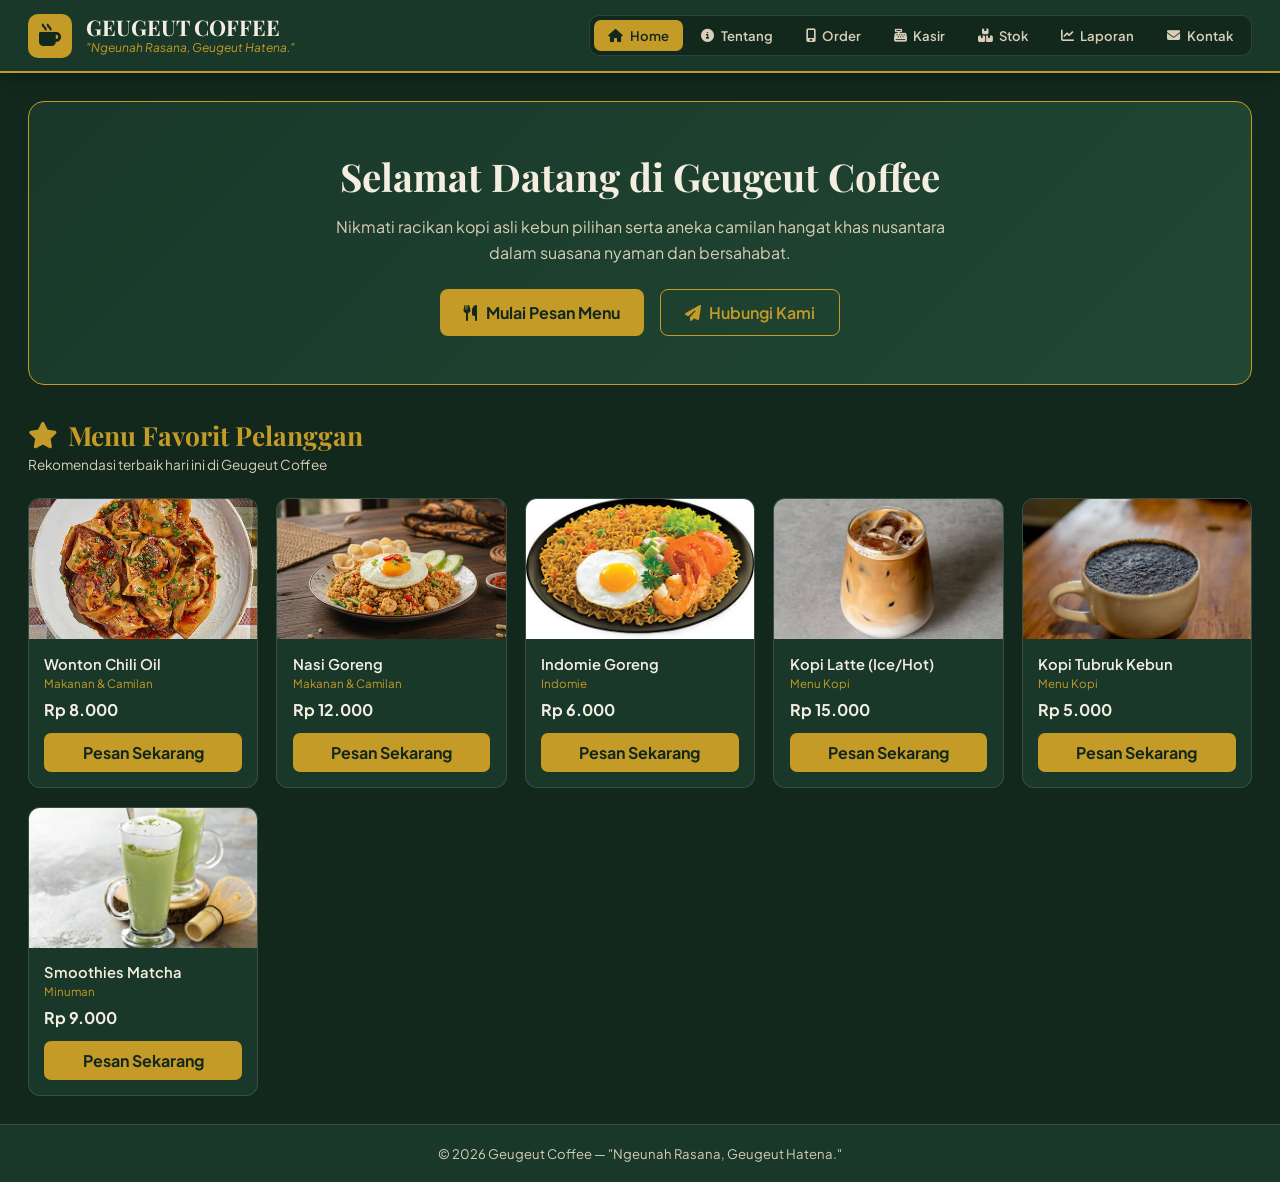
<file: Index.html>
<!DOCTYPE html>
<html lang="id">
<head>
  <meta charset="UTF-8">
  <meta name="viewport" content="width=device-width, initial-scale=1.0">
  <title>Geugeut Coffee - Home Page</title>
  <link href="https://fonts.googleapis.com/css2?family=Playfair+Display:ital,wght@0,600;0,800;1,400&family=Plus+Jakarta+Sans:wght@400;500;600;700&display=swap" rel="stylesheet">
  <link rel="stylesheet" href="https://cdnjs.cloudflare.com/ajax/libs/font-awesome/6.4.0/css/all.min.css">
  <link rel="stylesheet" href="style.css">
</head>
<body>

  <header class="faizal_app-header">
    <div class="faizal_brand-wrapper">
      <div class="faizal_logo-box"><i class="fa-solid fa-mug-hot"></i></div>
      <div>
        <h1 class="faizal_brand-title">GEUGEUT COFFEE</h1>
        <p class="faizal_brand-tagline">"Ngeunah Rasana, Geugeut Hatena."</p>
      </div>
    </div>
    <nav class="faizal_nav-tabs">
      <a href="index.html" class="faizal_nav-link active"><i class="fa-solid fa-house"></i> Home</a>
      <a href="about.html" class="faizal_nav-link"><i class="fa-solid fa-circle-info"></i> Tentang</a>
      <a href="order.html" class="faizal_nav-link"><i class="fa-solid fa-mobile-screen"></i> Order</a>
      <a href="pos.html" class="faizal_nav-link"><i class="fa-solid fa-cash-register"></i> Kasir</a>
      <a href="inventory.html" class="faizal_nav-link"><i class="fa-solid fa-boxes-stacked"></i> Stok</a>
      <a href="reports.html" class="faizal_nav-link"><i class="fa-solid fa-chart-line"></i> Laporan</a>
      <a href="contact.html" class="faizal_nav-link"><i class="fa-solid fa-envelope"></i> Kontak</a>
    </nav>
  </header>

  <main class="faizal_app-container">
    <section class="faizal_hero-banner">
      <h1>Selamat Datang di Geugeut Coffee</h1>
      <p>Nikmati racikan kopi asli kebun pilihan serta aneka camilan hangat khas nusantara dalam suasana nyaman dan bersahabat.</p>
      <div class="faizal_hero-actions">
        <a href="order.html" class="faizal_btn-primary"><i class="fa-solid fa-utensils"></i> Mulai Pesan Menu</a>
        <a href="contact.html" class="faizal_btn-outline"><i class="fa-solid fa-paper-plane"></i> Hubungi Kami</a>
      </div>
    </section>

    <div class="faizal_section-header">
      <h2><i class="fa-solid fa-star"></i> Menu Favorit Pelanggan</h2>
      <span class="faizal_sub-label">Rekomendasi terbaik hari ini di Geugeut Coffee</span>
    </div>
    <div class="faizal_product-grid" id="featured-grid"></div>
  </main>

  <footer class="faizal_app-footer">
    &copy; 2026 Geugeut Coffee — "Ngeunah Rasana, Geugeut Hatena."
  </footer>

  <script src="script.js"></script>
</body>
</html>
</file>
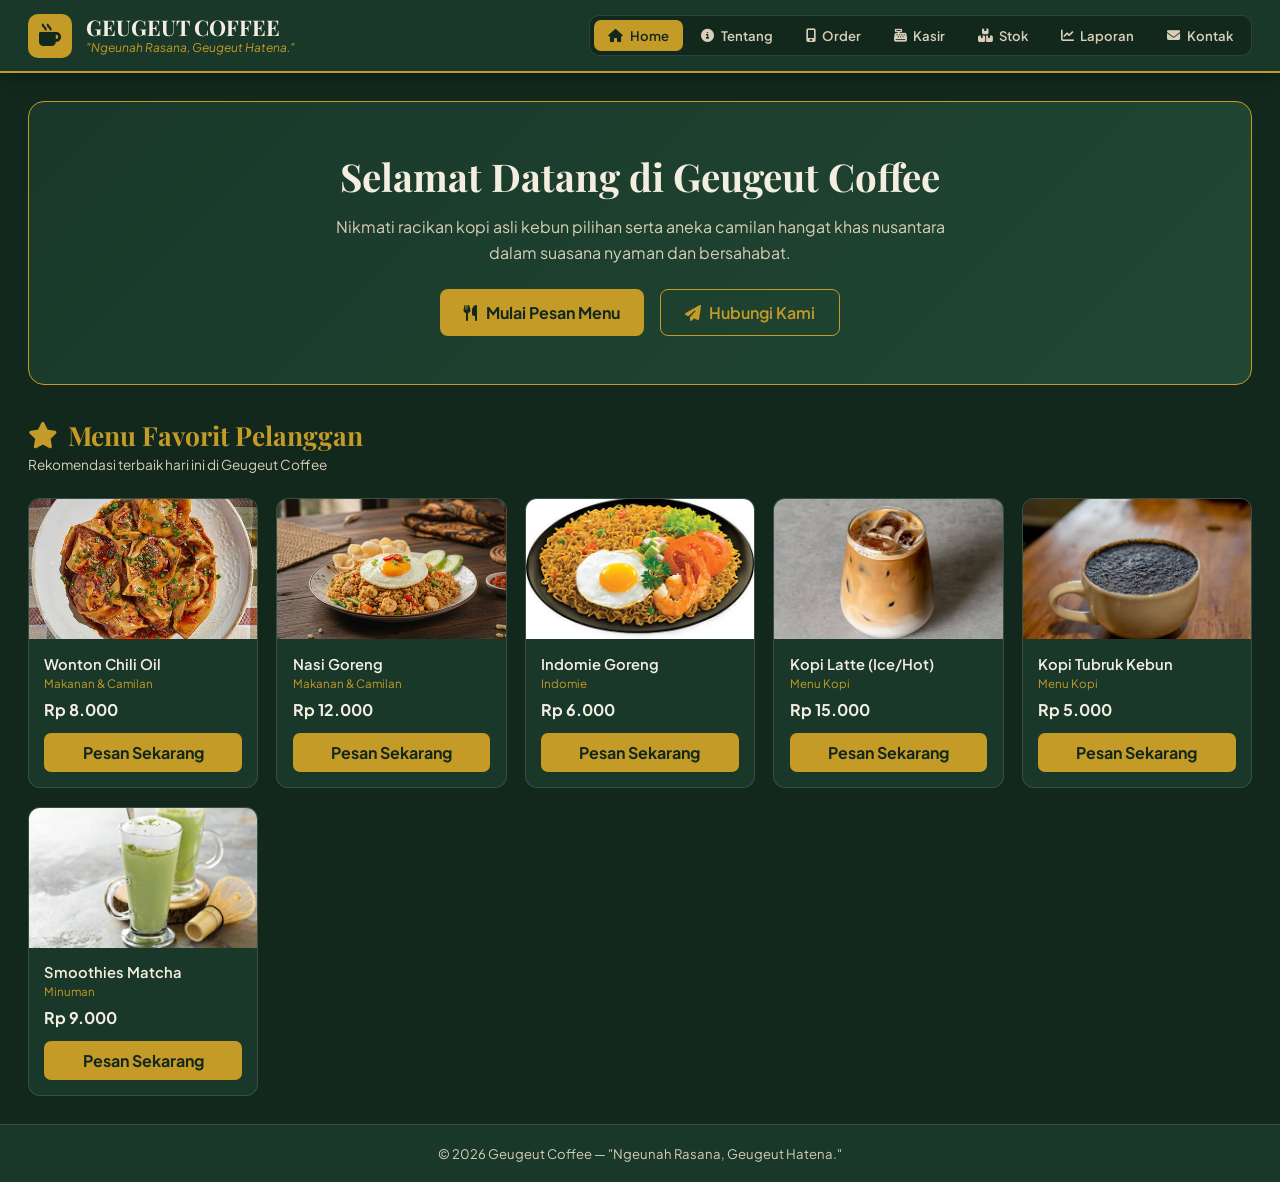
<file: index.html>
<!DOCTYPE html>
<html lang="id">
<head>
  <meta charset="UTF-8">
  <meta name="viewport" content="width=device-width, initial-scale=1.0">
  <title>Geugeut Coffee - Home Page</title>
  <link href="https://fonts.googleapis.com/css2?family=Playfair+Display:ital,wght@0,600;0,800;1,400&family=Plus+Jakarta+Sans:wght@400;500;600;700&display=swap" rel="stylesheet">
  <link rel="stylesheet" href="https://cdnjs.cloudflare.com/ajax/libs/font-awesome/6.4.0/css/all.min.css">
  <link rel="stylesheet" href="style.css">
</head>
<body>

  <header class="faizal_app-header">
    <div class="faizal_brand-wrapper">
      <div class="faizal_logo-box"><i class="fa-solid fa-mug-hot"></i></div>
      <div>
        <h1 class="faizal_brand-title">GEUGEUT COFFEE</h1>
        <p class="faizal_brand-tagline">"Ngeunah Rasana, Geugeut Hatena."</p>
      </div>
    </div>
    <nav class="faizal_nav-tabs">
      <a href="index.html" class="faizal_nav-link active"><i class="fa-solid fa-house"></i> Home</a>
      <a href="about.html" class="faizal_nav-link"><i class="fa-solid fa-circle-info"></i> Tentang</a>
      <a href="order.html" class="faizal_nav-link"><i class="fa-solid fa-mobile-screen"></i> Order</a>
      <a href="pos.html" class="faizal_nav-link"><i class="fa-solid fa-cash-register"></i> Kasir</a>
      <a href="inventory.html" class="faizal_nav-link"><i class="fa-solid fa-boxes-stacked"></i> Stok</a>
      <a href="reports.html" class="faizal_nav-link"><i class="fa-solid fa-chart-line"></i> Laporan</a>
      <a href="contact.html" class="faizal_nav-link"><i class="fa-solid fa-envelope"></i> Kontak</a>
    </nav>
  </header>

  <main class="faizal_app-container">
    <section class="faizal_hero-banner">
      <h1>Selamat Datang di Geugeut Coffee</h1>
      <p>Nikmati racikan kopi asli kebun pilihan serta aneka camilan hangat khas nusantara dalam suasana nyaman dan bersahabat.</p>
      <div class="faizal_hero-actions">
        <a href="order.html" class="faizal_btn-primary"><i class="fa-solid fa-utensils"></i> Mulai Pesan Menu</a>
        <a href="contact.html" class="faizal_btn-outline"><i class="fa-solid fa-paper-plane"></i> Hubungi Kami</a>
      </div>
    </section>

    <div class="faizal_section-header">
      <h2><i class="fa-solid fa-star"></i> Menu Favorit Pelanggan</h2>
      <span class="faizal_sub-label">Rekomendasi terbaik hari ini di Geugeut Coffee</span>
    </div>
    <div class="faizal_product-grid" id="featured-grid"></div>
  </main>

  <footer class="faizal_app-footer">
    &copy; 2026 Geugeut Coffee — "Ngeunah Rasana, Geugeut Hatena."
  </footer>

  <script src="script.js"></script>
</body>
</html>
</file>
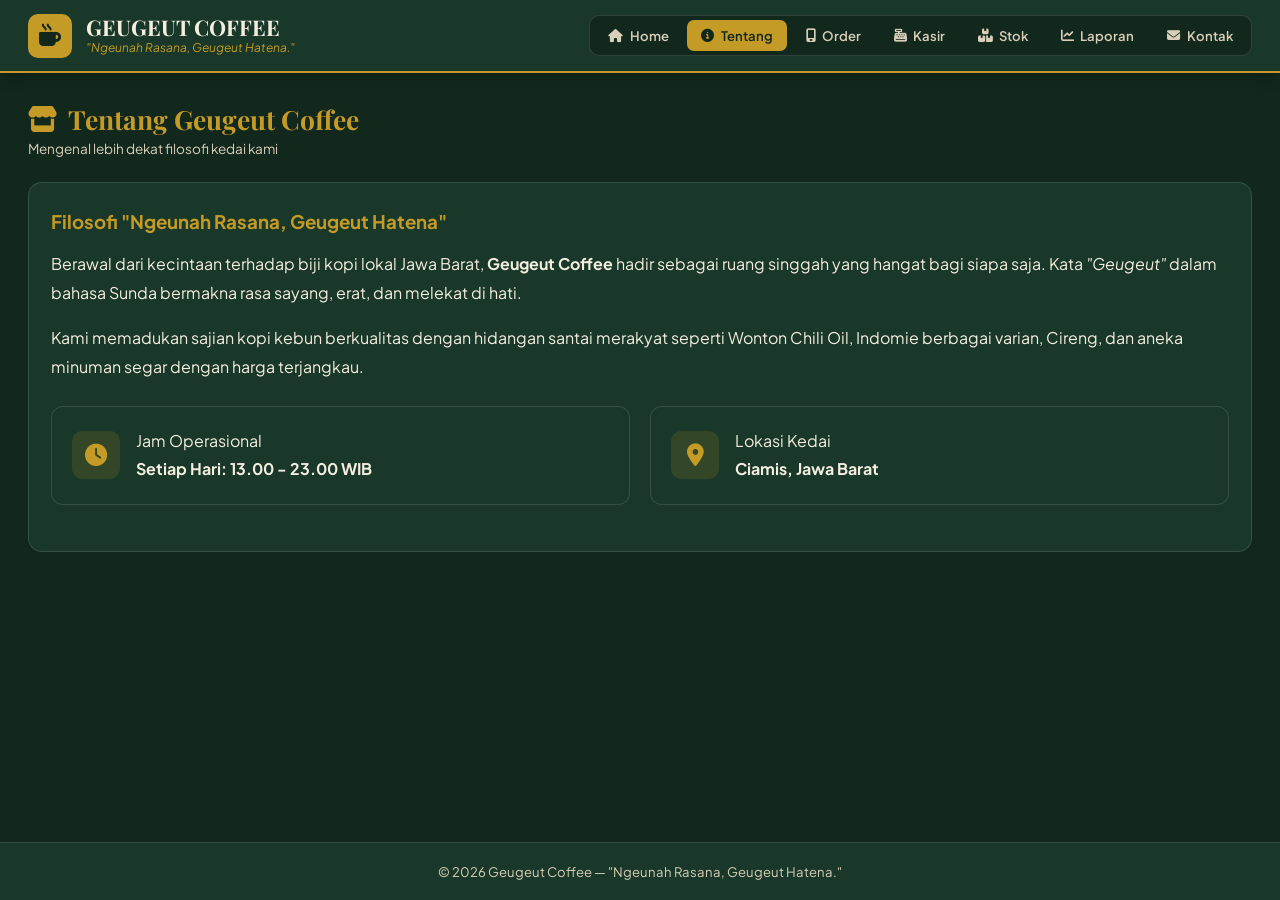
<file: about.html>
<!DOCTYPE html>
<html lang="id">
<head>
  <meta charset="UTF-8">
  <meta name="viewport" content="width=device-width, initial-scale=1.0">
  <title>Tentang Kami - Geugeut Coffee</title>
  <link href="https://fonts.googleapis.com/css2?family=Playfair+Display:ital,wght@0,600;0,800;1,400&family=Plus+Jakarta+Sans:wght@400;500;600;700&display=swap" rel="stylesheet">
  <link rel="stylesheet" href="https://cdnjs.cloudflare.com/ajax/libs/font-awesome/6.4.0/css/all.min.css">
  <link rel="stylesheet" href="style.css">
</head>
<body>

  <header class="faizal_app-header">
    <div class="faizal_brand-wrapper">
      <div class="faizal_logo-box"><i class="fa-solid fa-mug-hot"></i></div>
      <div>
        <h1 class="faizal_brand-title">GEUGEUT COFFEE</h1>
        <p class="faizal_brand-tagline">"Ngeunah Rasana, Geugeut Hatena."</p>
      </div>
    </div>
    <nav class="faizal_nav-tabs">
      <a href="index.html" class="faizal_nav-link"><i class="fa-solid fa-house"></i> Home</a>
      <a href="about.html" class="faizal_nav-link active"><i class="fa-solid fa-circle-info"></i> Tentang</a>
      <a href="order.html" class="faizal_nav-link"><i class="fa-solid fa-mobile-screen"></i> Order</a>
      <a href="pos.html" class="faizal_nav-link"><i class="fa-solid fa-cash-register"></i> Kasir</a>
      <a href="inventory.html" class="faizal_nav-link"><i class="fa-solid fa-boxes-stacked"></i> Stok</a>
      <a href="reports.html" class="faizal_nav-link"><i class="fa-solid fa-chart-line"></i> Laporan</a>
      <a href="contact.html" class="faizal_nav-link"><i class="fa-solid fa-envelope"></i> Kontak</a>
    </nav>
  </header>

  <main class="faizal_app-container">
    <div class="faizal_section-header">
      <h2><i class="fa-solid fa-store"></i> Tentang Geugeut Coffee</h2>
      <span class="faizal_sub-label">Mengenal lebih dekat filosofi kedai kami</span>
    </div>

    <div class="faizal_card-panel" style="line-height: 1.8;">
      <h3 style="color: var(--accent-gold); margin-bottom: 0.75rem;">Filosofi "Ngeunah Rasana, Geugeut Hatena"</h3>
      <p style="margin-bottom: 1rem;">
        Berawal dari kecintaan terhadap biji kopi lokal Jawa Barat, <strong>Geugeut Coffee</strong> hadir sebagai ruang singgah yang hangat bagi siapa saja. Kata <em>"Geugeut"</em> dalam bahasa Sunda bermakna rasa sayang, erat, dan melekat di hati.
      </p>
      <p style="margin-bottom: 1.5rem;">
        Kami memadukan sajian kopi kebun berkualitas dengan hidangan santai merakyat seperti Wonton Chili Oil, Indomie berbagai varian, Cireng, dan aneka minuman segar dengan harga terjangkau.
      </p>

      <div class="faizal_metrics-row">
        <div class="faizal_stat-card">
          <div class="faizal_stat-icon"><i class="fa-solid fa-clock"></i></div>
          <div><div class="faizal_stat-title">Jam Operasional</div><strong>Setiap Hari: 13.00 - 23.00 WIB</strong></div>
        </div>
        <div class="faizal_stat-card">
          <div class="faizal_stat-icon"><i class="fa-solid fa-location-dot"></i></div>
          <div><div class="faizal_stat-title">Lokasi Kedai</div><strong>Ciamis, Jawa Barat</strong></div>
        </div>
      </div>
    </div>
  </main>

<!-- MODAL STRUK DIGITAL (ORDER PELANGGAN) -->
  <div class="faizal_modal-backdrop" id="receiptModal">
    <div class="faizal_modal-card">
      <div style="text-align:center;">
        <h2 style="font-size:1.15rem;">GEUGEUT COFFEE</h2>
        <p style="font-size:0.7rem;">"Ngeunah Rasana, Geugeut Hatena."</p>
        <span style="display:block;margin:0.35rem 0;">----------------------------------</span>
      </div>
      <div id="receiptMeta" style="font-size:0.8rem;"></div>
      <span style="display:block;margin:0.35rem 0;">----------------------------------</span>
      <div id="receiptItems"></div>
      <span style="display:block;margin:0.35rem 0;">----------------------------------</span>
      <div style="display:flex;justify-content:space-between;font-size:0.9rem;"><span>TOTAL:</span><strong id="receiptTotalVal">Rp 0</strong></div>
      <div style="display:flex;justify-content:space-between;font-size:0.85rem;"><span>Metode:</span><span id="receiptMethodVal">QRIS (Self-Order)</span></div>
      <span style="display:block;margin:0.35rem 0;">----------------------------------</span>
      <p style="text-align:center;font-size:0.75rem;">Tunjukkan struk ini ke Kasir!</p>
      <button onclick="faizal_closeModal()" style="width:100%;margin-top:1rem;padding:0.6rem;background:#222;color:#fff;border:none;border-radius:4px;cursor:pointer;">Tutup Struk</button>
    </div>
  </div>

  <footer class="faizal_app-footer">
    &copy; 2026 Geugeut Coffee — "Ngeunah Rasana, Geugeut Hatena."
  </footer>

</body>
</html>
</file>
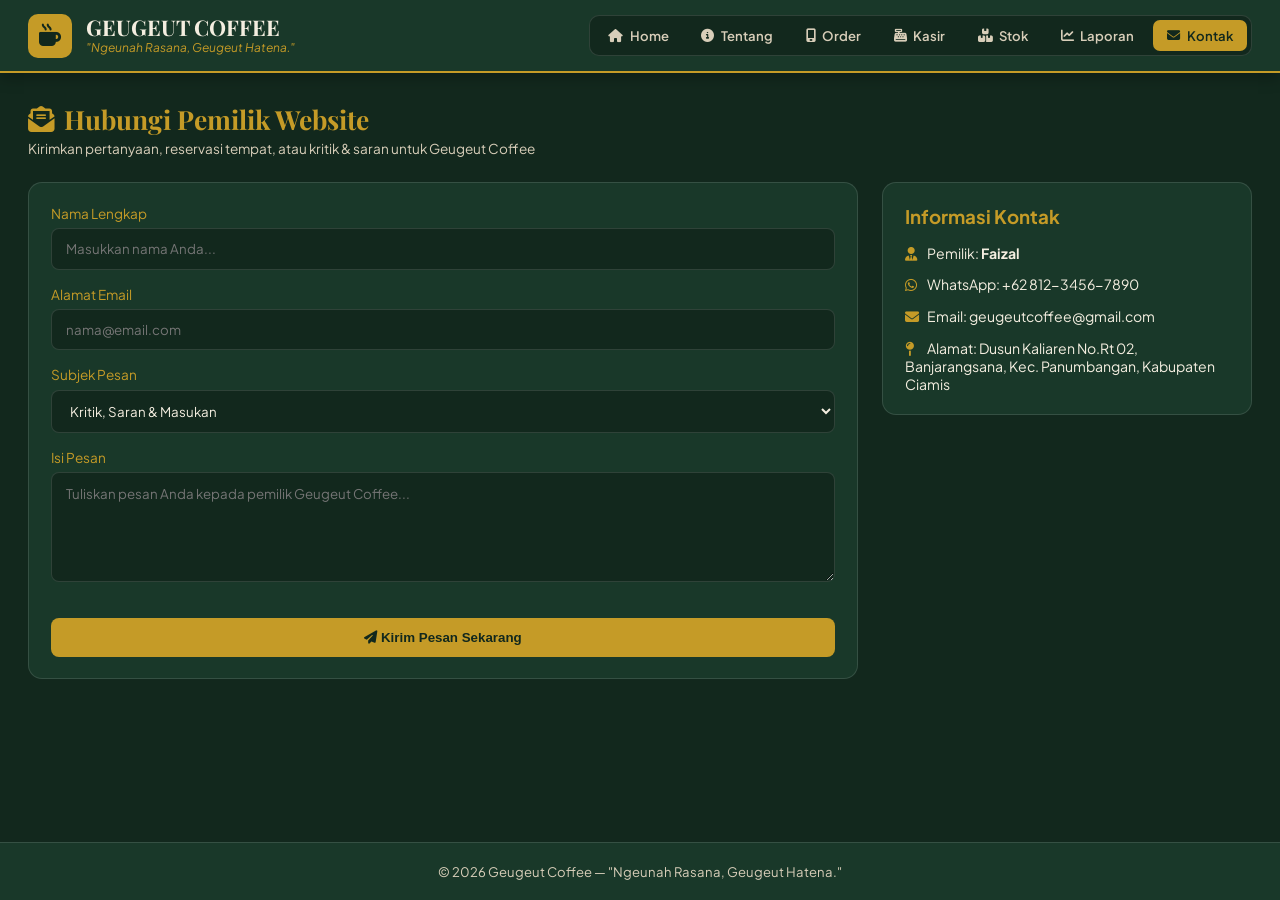
<file: contact.html>
<!DOCTYPE html>
<html lang="id">
<head>
  <meta charset="UTF-8">
  <meta name="viewport" content="width=device-width, initial-scale=1.0">
  <title>Kontak Kami - Geugeut Coffee</title>
  <link href="https://fonts.googleapis.com/css2?family=Playfair+Display:ital,wght@0,600;0,800;1,400&family=Plus+Jakarta+Sans:wght@400;500;600;700&display=swap" rel="stylesheet">
  <link rel="stylesheet" href="https://cdnjs.cloudflare.com/ajax/libs/font-awesome/6.4.0/css/all.min.css">
  <link rel="stylesheet" href="style.css">
</head>
<body>

  <header class="faizal_app-header">
    <div class="faizal_brand-wrapper">
      <div class="faizal_logo-box"><i class="fa-solid fa-mug-hot"></i></div>
      <div>
        <h1 class="faizal_brand-title">GEUGEUT COFFEE</h1>
        <p class="faizal_brand-tagline">"Ngeunah Rasana, Geugeut Hatena."</p>
      </div>
    </div>
    <nav class="faizal_nav-tabs">
      <a href="index.html" class="faizal_nav-link"><i class="fa-solid fa-house"></i> Home</a>
      <a href="about.html" class="faizal_nav-link"><i class="fa-solid fa-circle-info"></i> Tentang</a>
      <a href="order.html" class="faizal_nav-link"><i class="fa-solid fa-mobile-screen"></i> Order</a>
      <a href="pos.html" class="faizal_nav-link"><i class="fa-solid fa-cash-register"></i> Kasir</a>
      <a href="inventory.html" class="faizal_nav-link"><i class="fa-solid fa-boxes-stacked"></i> Stok</a>
      <a href="reports.html" class="faizal_nav-link"><i class="fa-solid fa-chart-line"></i> Laporan</a>
      <a href="contact.html" class="faizal_nav-link active"><i class="fa-solid fa-envelope"></i> Kontak</a>
    </nav>
  </header>

  <main class="faizal_app-container">
    <div class="faizal_section-header">
      <h2><i class="fa-solid fa-envelope-open-text"></i> Hubungi Pemilik Website</h2>
      <span class="faizal_sub-label">Kirimkan pertanyaan, reservasi tempat, atau kritik & saran untuk Geugeut Coffee</span>
    </div>

    <div class="faizal_view-layout">
      <!-- FORM INPUT KIRIM PESAN -->
      <div class="faizal_card-panel">
        <form onsubmit="faizal_submitContactForm(event)">
          <div class="faizal_form-group">
            <label for="contactName">Nama Lengkap</label>
            <input type="text" id="contactName" class="faizal_form-control" placeholder="Masukkan nama Anda..." required>
          </div>
          <div class="faizal_form-group">
            <label for="contactEmail">Alamat Email</label>
            <input type="email" id="contactEmail" class="faizal_form-control" placeholder="nama@email.com" required>
          </div>
          <div class="faizal_form-group">
            <label for="contactSubject">Subjek Pesan</label>
            <select id="contactSubject" class="faizal_form-control">
              <option value="Saran & Masukan">Kritik, Saran & Masukan</option>
              <option value="Reservasi Meja">Reservasi Meja / Acara</option>
              <option value="Kerja Sama">Kerja Sama / Kemitraan</option>
            </select>
          </div>
          <div class="faizal_form-group">
            <label for="contactMessage">Isi Pesan</label>
            <textarea id="contactMessage" rows="5" class="faizal_form-control" placeholder="Tuliskan pesan Anda kepada pemilik Geugeut Coffee..." required></textarea>
          </div>
          <button type="submit" class="faizal_btn-checkout">
            <i class="fa-solid fa-paper-plane"></i> Kirim Pesan Sekarang
          </button>
        </form>
      </div>

      <!-- INFO KONTAK KEDAI -->
      <aside class="faizal_card-panel" style="height: fit-content;">
        <h3 style="color: var(--accent-gold); margin-bottom: 1rem;">Informasi Kontak</h3>
        <p style="font-size: 0.88rem; margin-bottom: 0.85rem;"><i class="fa-solid fa-user-tie" style="color: var(--accent-gold); width: 20px;"></i> Pemilik: <strong>Faizal</strong></p>
        <p style="font-size: 0.88rem; margin-bottom: 0.85rem;"><i class="fa-brands fa-whatsapp" style="color: var(--accent-gold); width: 20px;"></i> WhatsApp: +62 812-3456-7890</p>
        <p style="font-size: 0.88rem; margin-bottom: 0.85rem;"><i class="fa-solid fa-envelope" style="color: var(--accent-gold); width: 20px;"></i> Email: geugeutcoffee@gmail.com</p>
        <p style="font-size: 0.88rem;"><i class="fa-solid fa-map-pin" style="color: var(--accent-gold); width: 20px;"></i> Alamat: Dusun Kaliaren No.Rt 02, Banjarangsana, Kec. Panumbangan, Kabupaten Ciamis</p>
      </aside>
    </div>
  </main>

  <footer class="faizal_app-footer">
    &copy; 2026 Geugeut Coffee — "Ngeunah Rasana, Geugeut Hatena."
  </footer>

  <script src="script.js"></script>
</body>
</html>
</file>
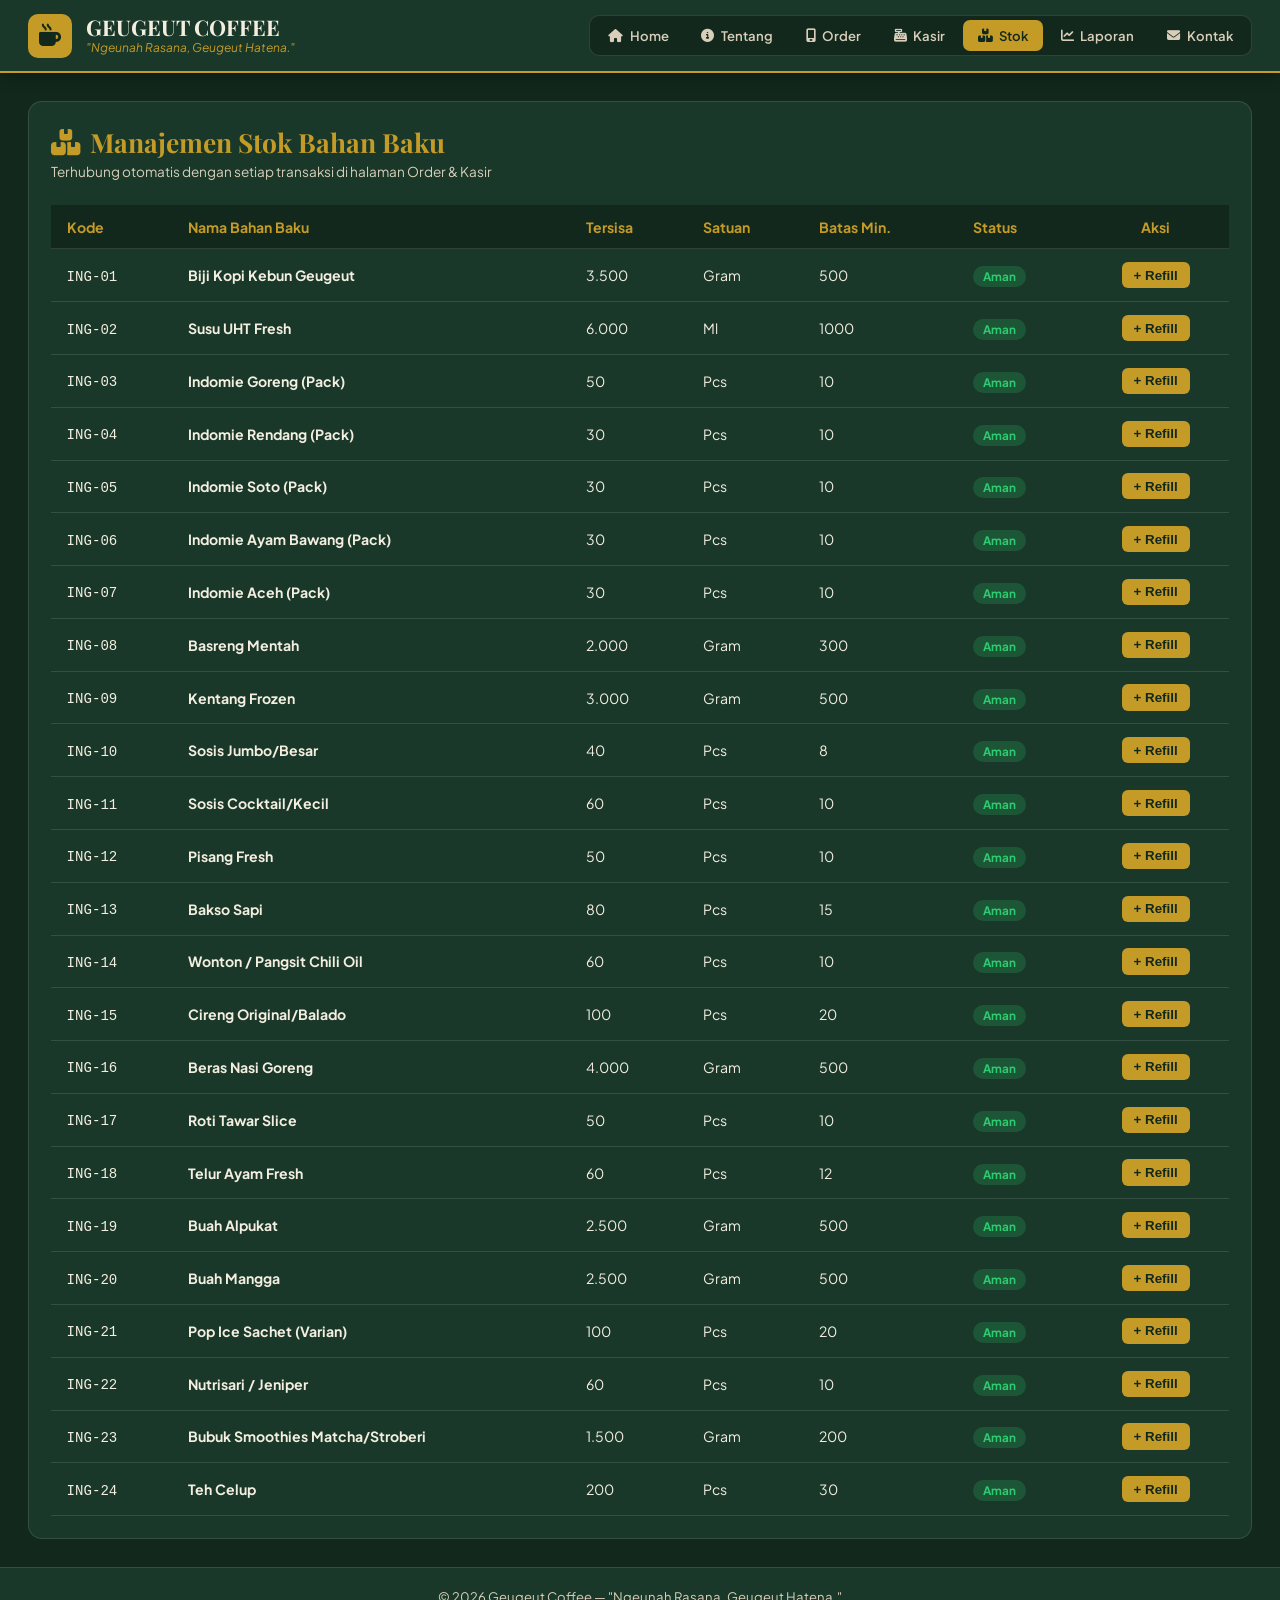
<file: inventory.html>
<!DOCTYPE html>
<html lang="id">
<head>
  <meta charset="UTF-8">
  <meta name="viewport" content="width=device-width, initial-scale=1.0">
  <title>Stok Bahan - Geugeut Coffee</title>
  <link href="https://fonts.googleapis.com/css2?family=Playfair+Display:ital,wght@0,600;0,800;1,400&family=Plus+Jakarta+Sans:wght@400;500;600;700&display=swap" rel="stylesheet">
  <link rel="stylesheet" href="https://cdnjs.cloudflare.com/ajax/libs/font-awesome/6.4.0/css/all.min.css">
  <link rel="stylesheet" href="style.css">
</head>
<body>

  <header class="faizal_app-header">
    <div class="faizal_brand-wrapper">
      <div class="faizal_logo-box"><i class="fa-solid fa-mug-hot"></i></div>
      <div>
        <h1 class="faizal_brand-title">GEUGEUT COFFEE</h1>
        <p class="faizal_brand-tagline">"Ngeunah Rasana, Geugeut Hatena."</p>
      </div>
    </div>
    <nav class="faizal_nav-tabs">
      <a href="index.html" class="faizal_nav-link"><i class="fa-solid fa-house"></i> Home</a>
      <a href="about.html" class="faizal_nav-link"><i class="fa-solid fa-circle-info"></i> Tentang</a>
      <a href="order.html" class="faizal_nav-link"><i class="fa-solid fa-mobile-screen"></i> Order</a>
      <a href="pos.html" class="faizal_nav-link"><i class="fa-solid fa-cash-register"></i> Kasir</a>
      <a href="inventory.html" class="faizal_nav-link active"><i class="fa-solid fa-boxes-stacked"></i> Stok</a>
      <a href="reports.html" class="faizal_nav-link"><i class="fa-solid fa-chart-line"></i> Laporan</a>
      <a href="contact.html" class="faizal_nav-link"><i class="fa-solid fa-envelope"></i> Kontak</a>
    </nav>
  </header>

  <main class="faizal_app-container">
    <div class="faizal_card-panel">
      <div class="faizal_section-header">
        <h2><i class="fa-solid fa-boxes-stacked"></i> Manajemen Stok Bahan Baku</h2>
        <span class="faizal_sub-label">Terhubung otomatis dengan setiap transaksi di halaman Order & Kasir</span>
      </div>
      <div class="faizal_table-responsive">
        <table class="faizal_data-table">
          <thead>
            <tr>
              <th>Kode</th>
              <th>Nama Bahan Baku</th>
              <th>Tersisa</th>
              <th>Satuan</th>
              <th>Batas Min.</th>
              <th>Status</th>
              <th style="text-align:center;">Aksi</th>
            </tr>
          </thead>
          <tbody id="inventoryTableBody"></tbody>
        </table>
      </div>
    </div>
  </main>

  <footer class="faizal_app-footer">
    &copy; 2026 Geugeut Coffee — "Ngeunah Rasana, Geugeut Hatena."
  </footer>

  <script src="script.js"></script>
</body>
</html>
</file>
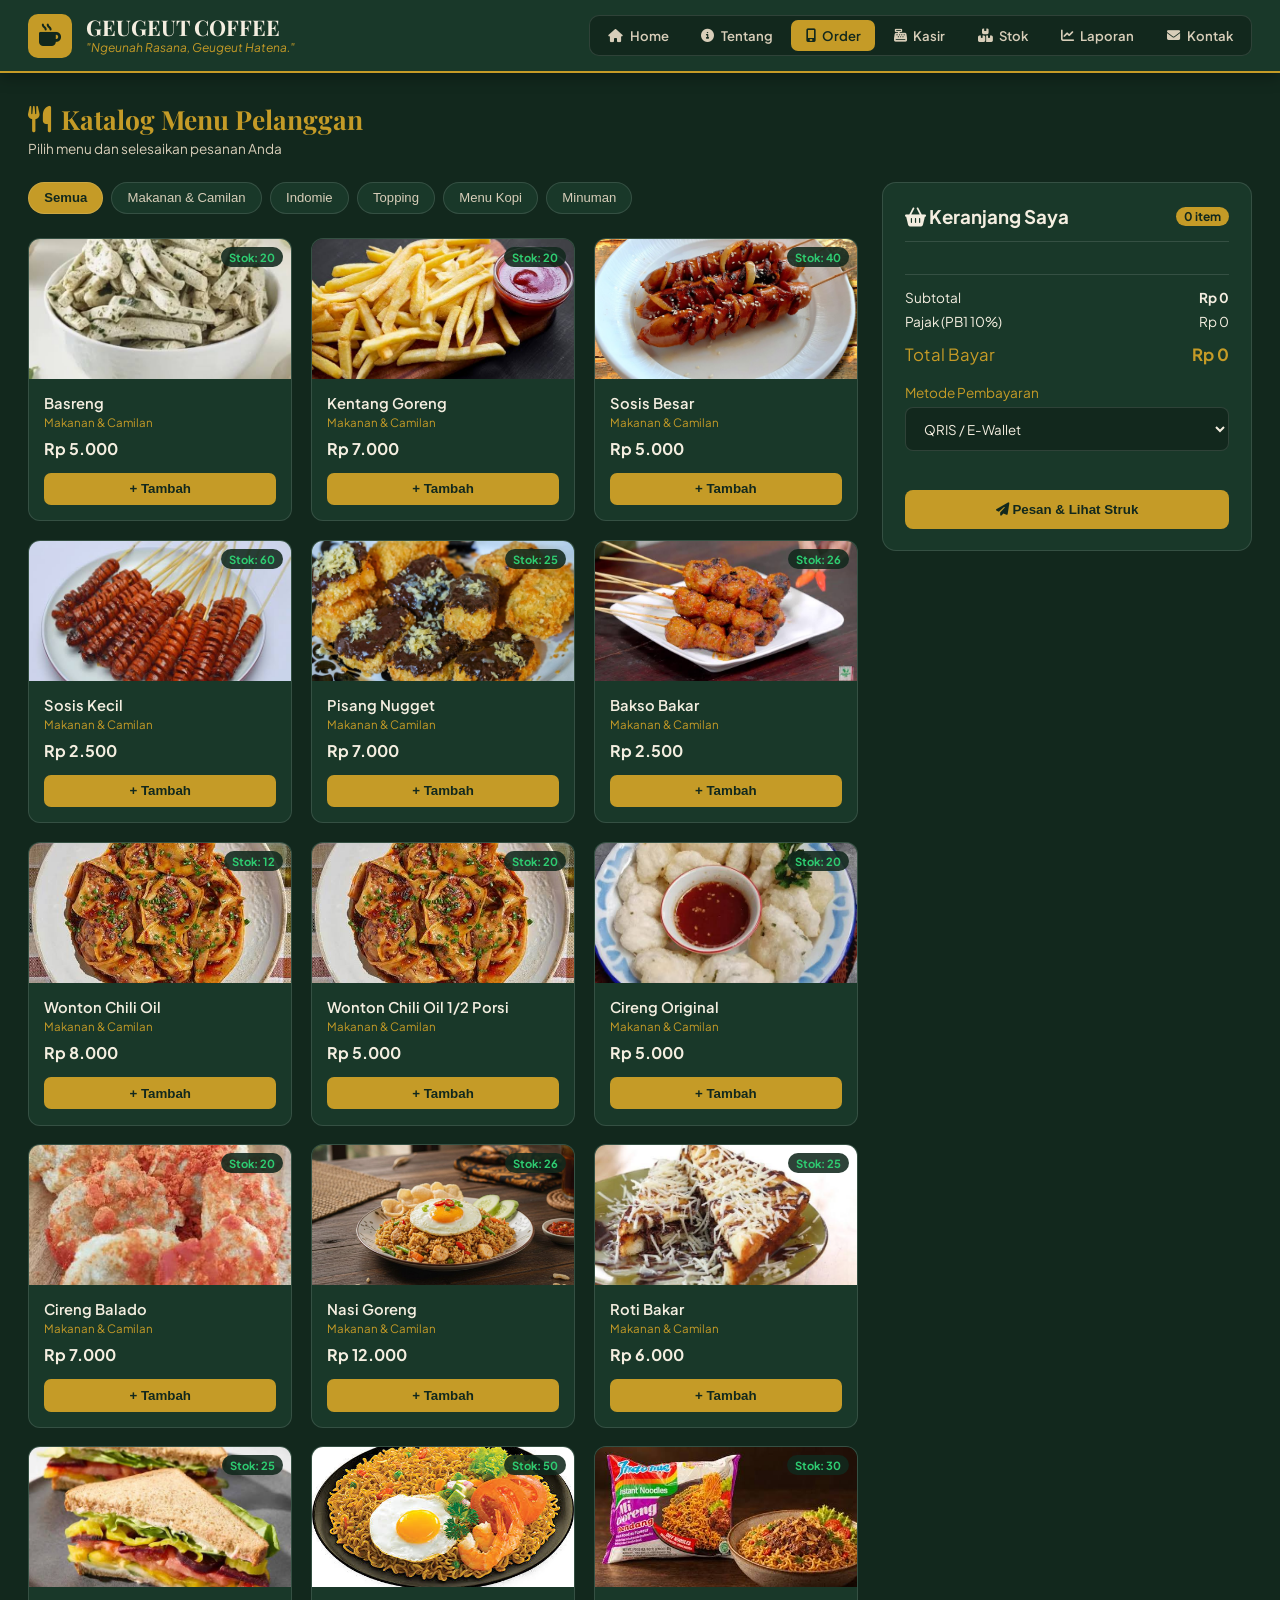
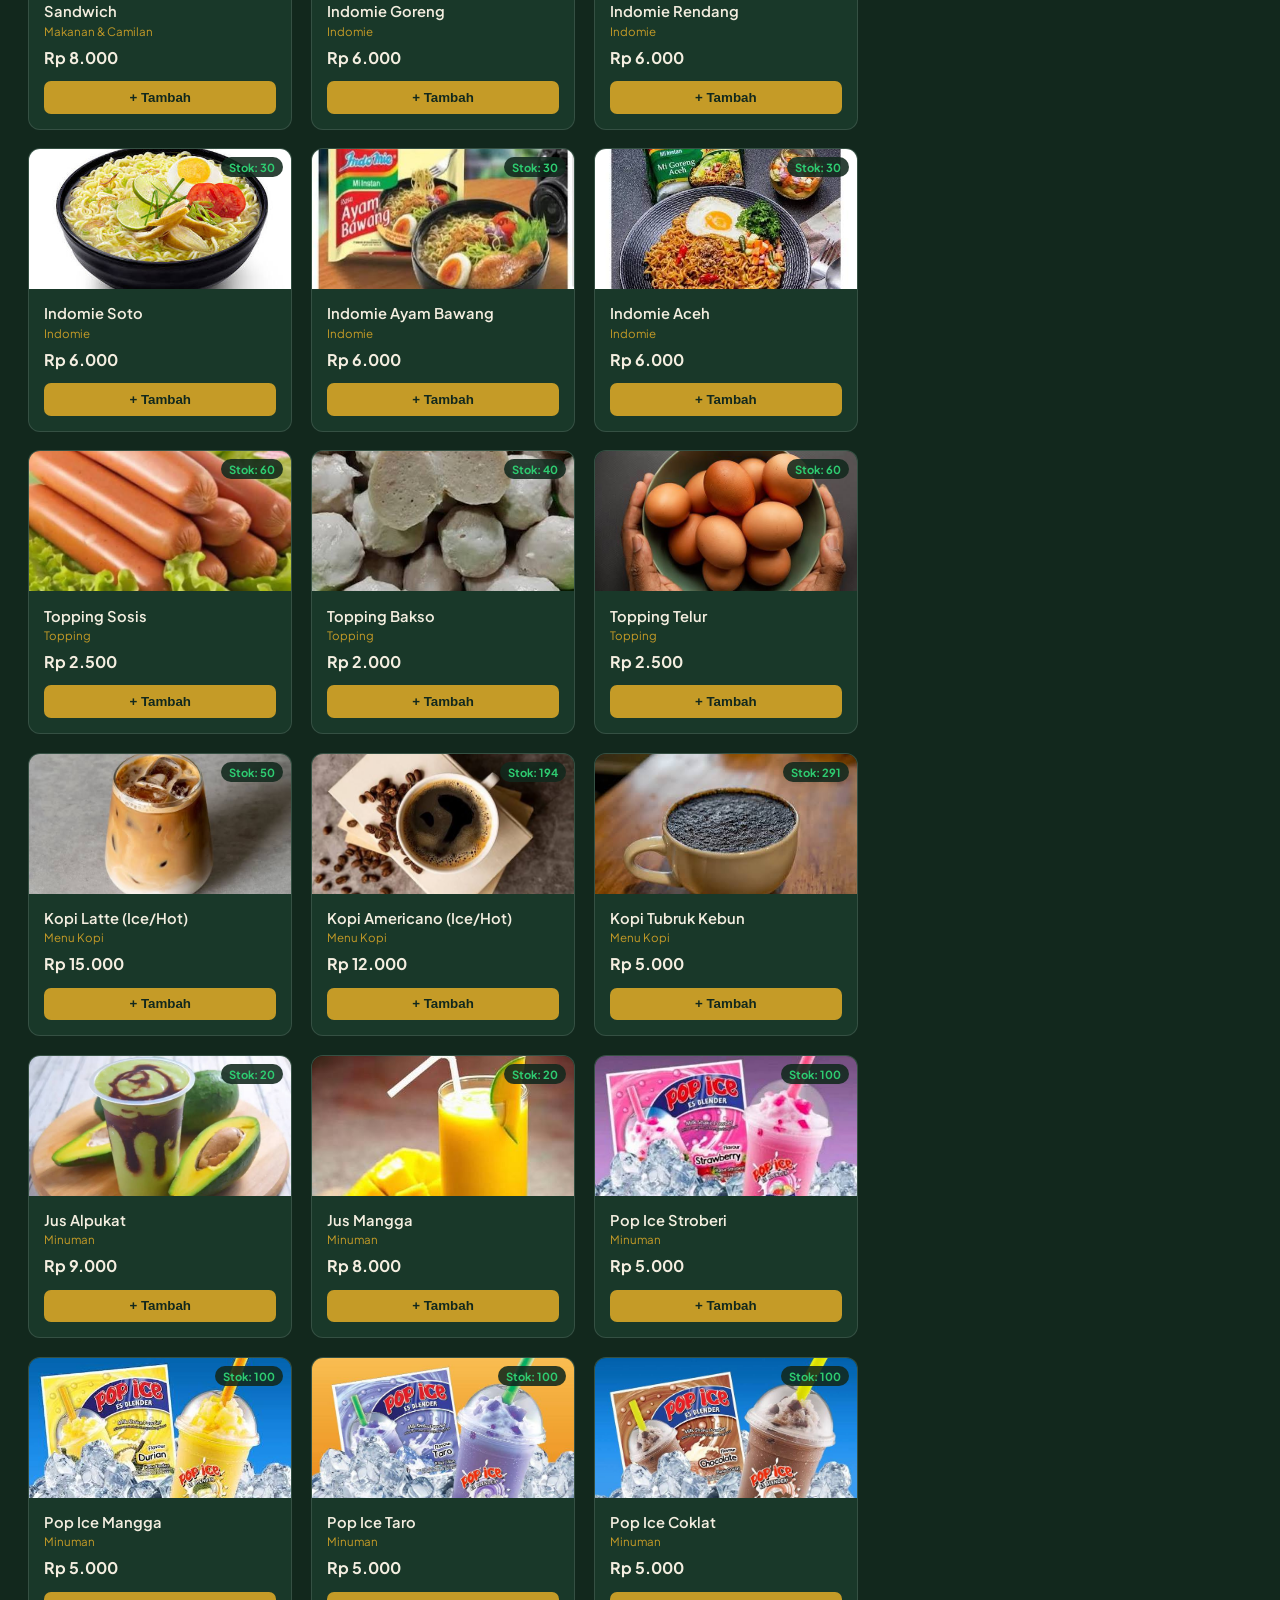
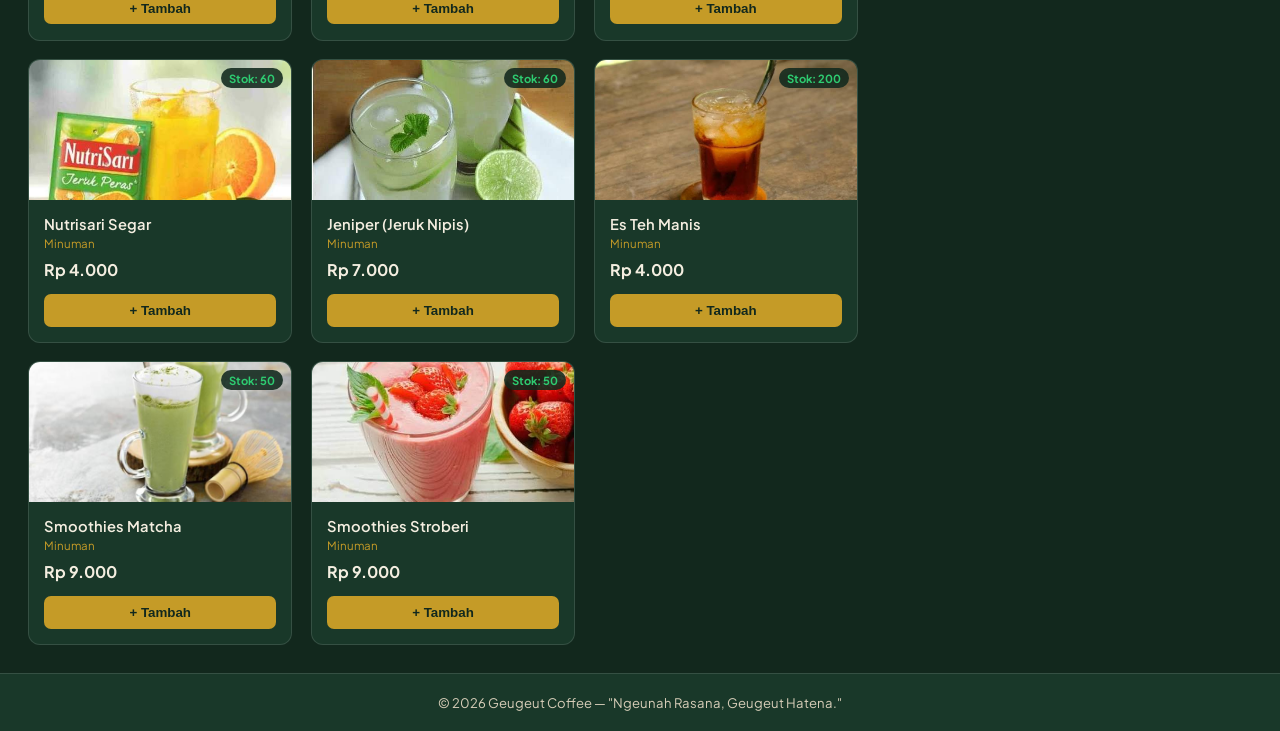
<file: order.html>
<!DOCTYPE html>
<html lang="id">
<head>
  <meta charset="UTF-8">
  <meta name="viewport" content="width=device-width, initial-scale=1.0">
  <title>Order Pelanggan - Geugeut Coffee</title>
  <link href="https://fonts.googleapis.com/css2?family=Playfair+Display:ital,wght@0,600;0,800;1,400&family=Plus+Jakarta+Sans:wght@400;500;600;700&display=swap" rel="stylesheet">
  <link rel="stylesheet" href="https://cdnjs.cloudflare.com/ajax/libs/font-awesome/6.4.0/css/all.min.css">
  <link rel="stylesheet" href="style.css">
</head>
<body>

  <header class="faizal_app-header">
    <div class="faizal_brand-wrapper">
      <div class="faizal_logo-box"><i class="fa-solid fa-mug-hot"></i></div>
      <div>
        <h1 class="faizal_brand-title">GEUGEUT COFFEE</h1>
        <p class="faizal_brand-tagline">"Ngeunah Rasana, Geugeut Hatena."</p>
      </div>
    </div>
    <nav class="faizal_nav-tabs">
      <a href="index.html" class="faizal_nav-link"><i class="fa-solid fa-house"></i> Home</a>
      <a href="about.html" class="faizal_nav-link"><i class="fa-solid fa-circle-info"></i> Tentang</a>
      <a href="order.html" class="faizal_nav-link active"><i class="fa-solid fa-mobile-screen"></i> Order</a>
      <a href="pos.html" class="faizal_nav-link"><i class="fa-solid fa-cash-register"></i> Kasir</a>
      <a href="inventory.html" class="faizal_nav-link"><i class="fa-solid fa-boxes-stacked"></i> Stok</a>
      <a href="reports.html" class="faizal_nav-link"><i class="fa-solid fa-chart-line"></i> Laporan</a>
      <a href="contact.html" class="faizal_nav-link"><i class="fa-solid fa-envelope"></i> Kontak</a>
    </nav>
  </header>

  <main class="faizal_app-container">
    <div class="faizal_section-header">
      <h2><i class="fa-solid fa-utensils"></i> Katalog Menu Pelanggan</h2>
      <span class="faizal_sub-label">Pilih menu dan selesaikan pesanan Anda</span>
    </div>

    <div class="faizal_view-layout">
      <div>
        <div class="faizal_filter-bar">
          <div class="faizal_cat-pill-group">
            <button class="faizal_cat-pill active" data-cat="All">Semua</button>
            <button class="faizal_cat-pill" data-cat="Makanan & Camilan">Makanan & Camilan</button>
            <button class="faizal_cat-pill" data-cat="Indomie">Indomie</button>
            <button class="faizal_cat-pill" data-cat="Topping">Topping</button>
            <button class="faizal_cat-pill" data-cat="Menu Kopi">Menu Kopi</button>
            <button class="faizal_cat-pill" data-cat="Minuman">Minuman</button>
          </div>
        </div>
        <div class="faizal_product-grid" id="products-grid"></div>
      </div>

      <aside class="faizal_cart-sidebar">
        <div class="faizal_cart-box">
          <div class="faizal_cart-head">
            <h3><i class="fa-solid fa-basket-shopping"></i> Keranjang Saya</h3>
            <span class="faizal_cart-count-badge" id="badge-count">0 item</span>
          </div>
          <div class="faizal_cart-body-items" id="cart-list"></div>
          <div class="faizal_cart-footer">
            <div class="faizal_fee-row"><span>Subtotal</span><strong id="val-subtotal">Rp 0</strong></div>
            <div class="faizal_fee-row"><span>Pajak (PB1 10%)</span><span id="val-tax">Rp 0</span></div>
            <div class="faizal_fee-row faizal_total-row"><span>Total Bayar</span><strong id="val-total">Rp 0</strong></div>

            <div class="faizal_form-group" style="margin-top:0.75rem;">
              <label for="posPaymentMethod">Metode Pembayaran</label>
              <select id="posPaymentMethod" class="faizal_form-control">
                <option value="QRIS (Self-Order)">QRIS / E-Wallet</option>
                <option value="Bayar di Kasir (Tunai)">Bayar Tunai di Kasir</option>
              </select>
            </div>

            <button class="faizal_btn-checkout" onclick="faizal_checkout('Self-Order')">
              <i class="fa-solid fa-paper-plane"></i> Pesan & Lihat Struk
            </button>
          </div>
        </div>
      </aside>
    </div>
  </main>

  <!-- MODAL STRUK DIGITAL -->
  <div class="faizal_modal-backdrop" id="receiptModal">
    <div class="faizal_modal-card">
      <div style="text-align:center;">
        <h2 style="font-size:1.15rem;">GEUGEUT COFFEE</h2>
        <p style="font-size:0.7rem;">"Ngeunah Rasana, Geugeut Hatena."</p>
        <span style="display:block;margin:0.35rem 0;">----------------------------------</span>
      </div>
      <div id="receiptMeta" style="font-size:0.8rem;"></div>
      <span style="display:block;margin:0.35rem 0;">----------------------------------</span>
      <div id="receiptItems"></div>
      <span style="display:block;margin:0.35rem 0;">----------------------------------</span>
      <div style="display:flex;justify-content:space-between;font-size:0.9rem;"><span>TOTAL:</span><strong id="receiptTotalVal">Rp 0</strong></div>
      <div style="display:flex;justify-content:space-between;font-size:0.85rem;"><span>Metode:</span><span id="receiptMethodVal">QRIS</span></div>
      <span style="display:block;margin:0.35rem 0;">----------------------------------</span>
      <p style="text-align:center;font-size:0.75rem;">Simpan / Tunjukkan Struk Ini Ke Kasir!</p>
      <button onclick="faizal_closeModal()" style="width:100%;margin-top:1rem;padding:0.6rem;background:#222;color:#fff;border:none;border-radius:4px;cursor:pointer;">Tutup Struk</button>
    </div>
  </div>

  <footer class="faizal_app-footer">
    &copy; 2026 Geugeut Coffee — "Ngeunah Rasana, Geugeut Hatena."
  </footer>

  <script src="script.js"></script>
</body>
</html>
</file>
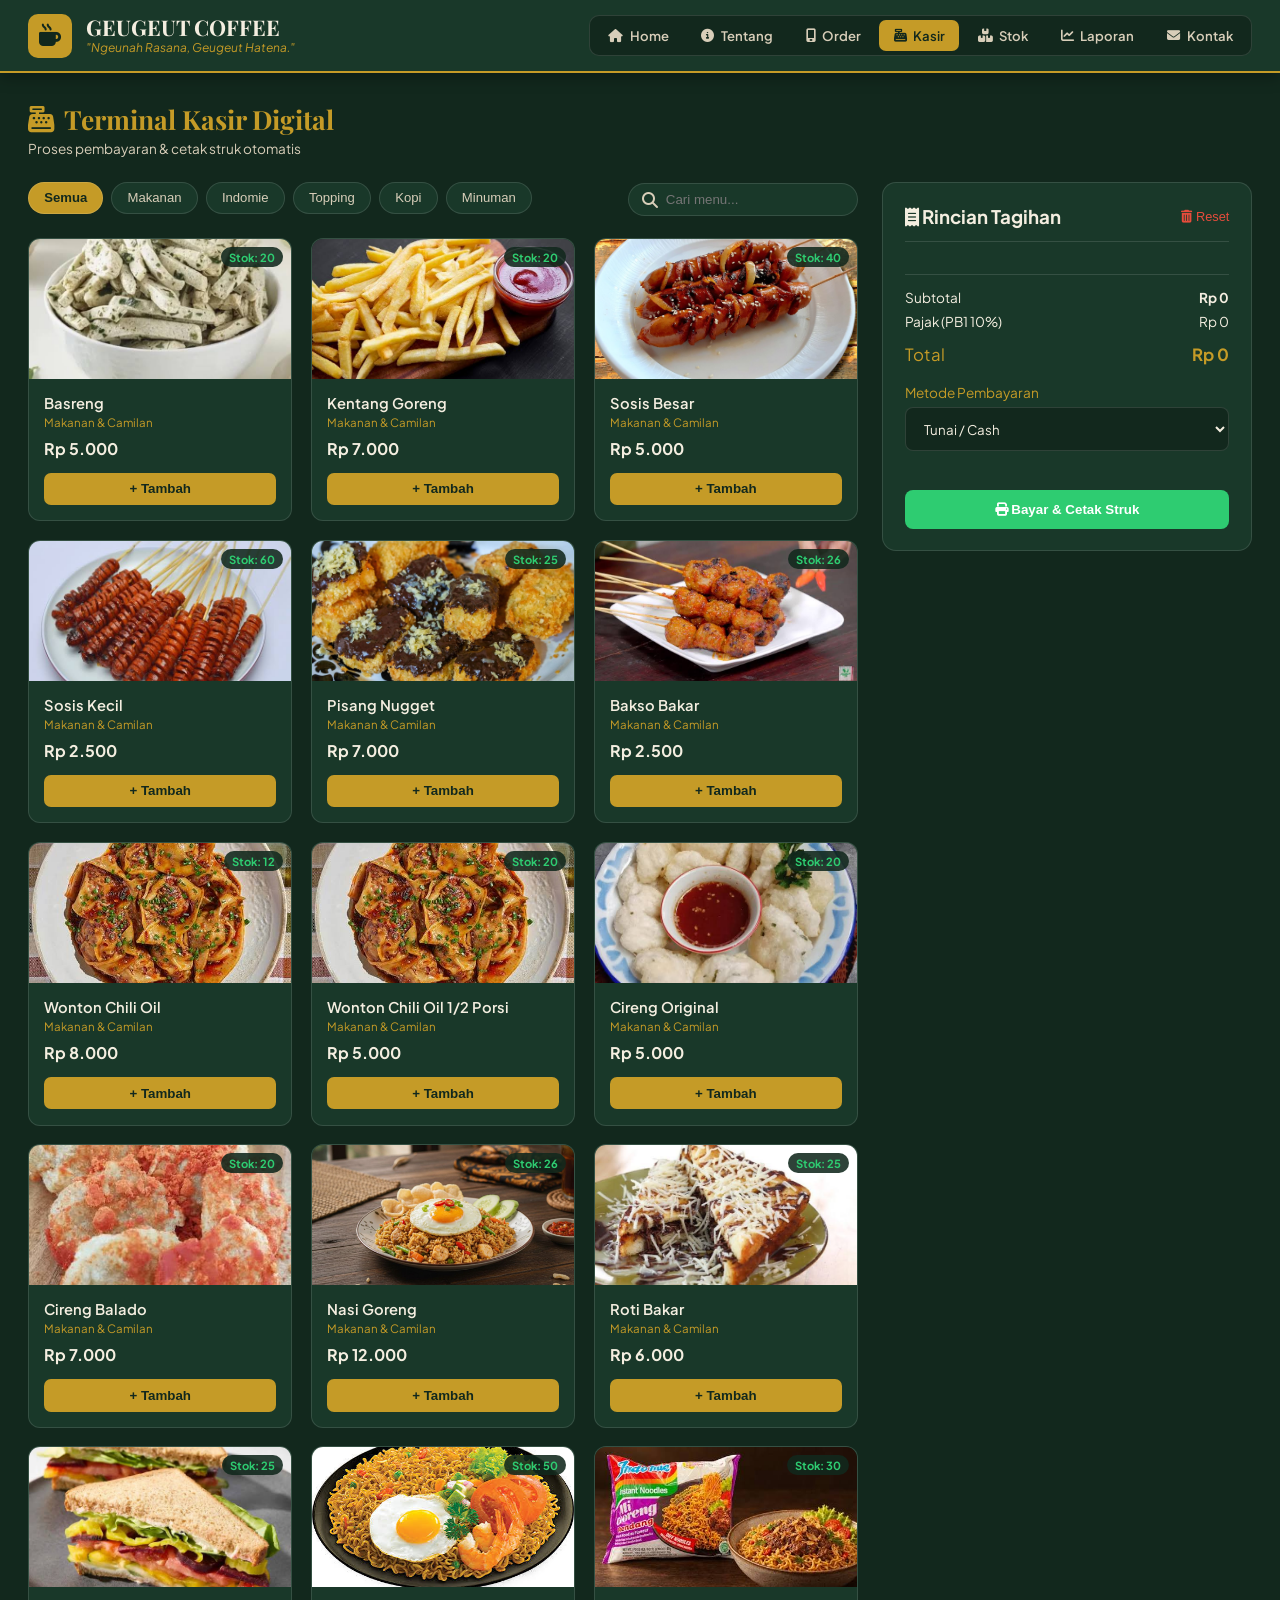
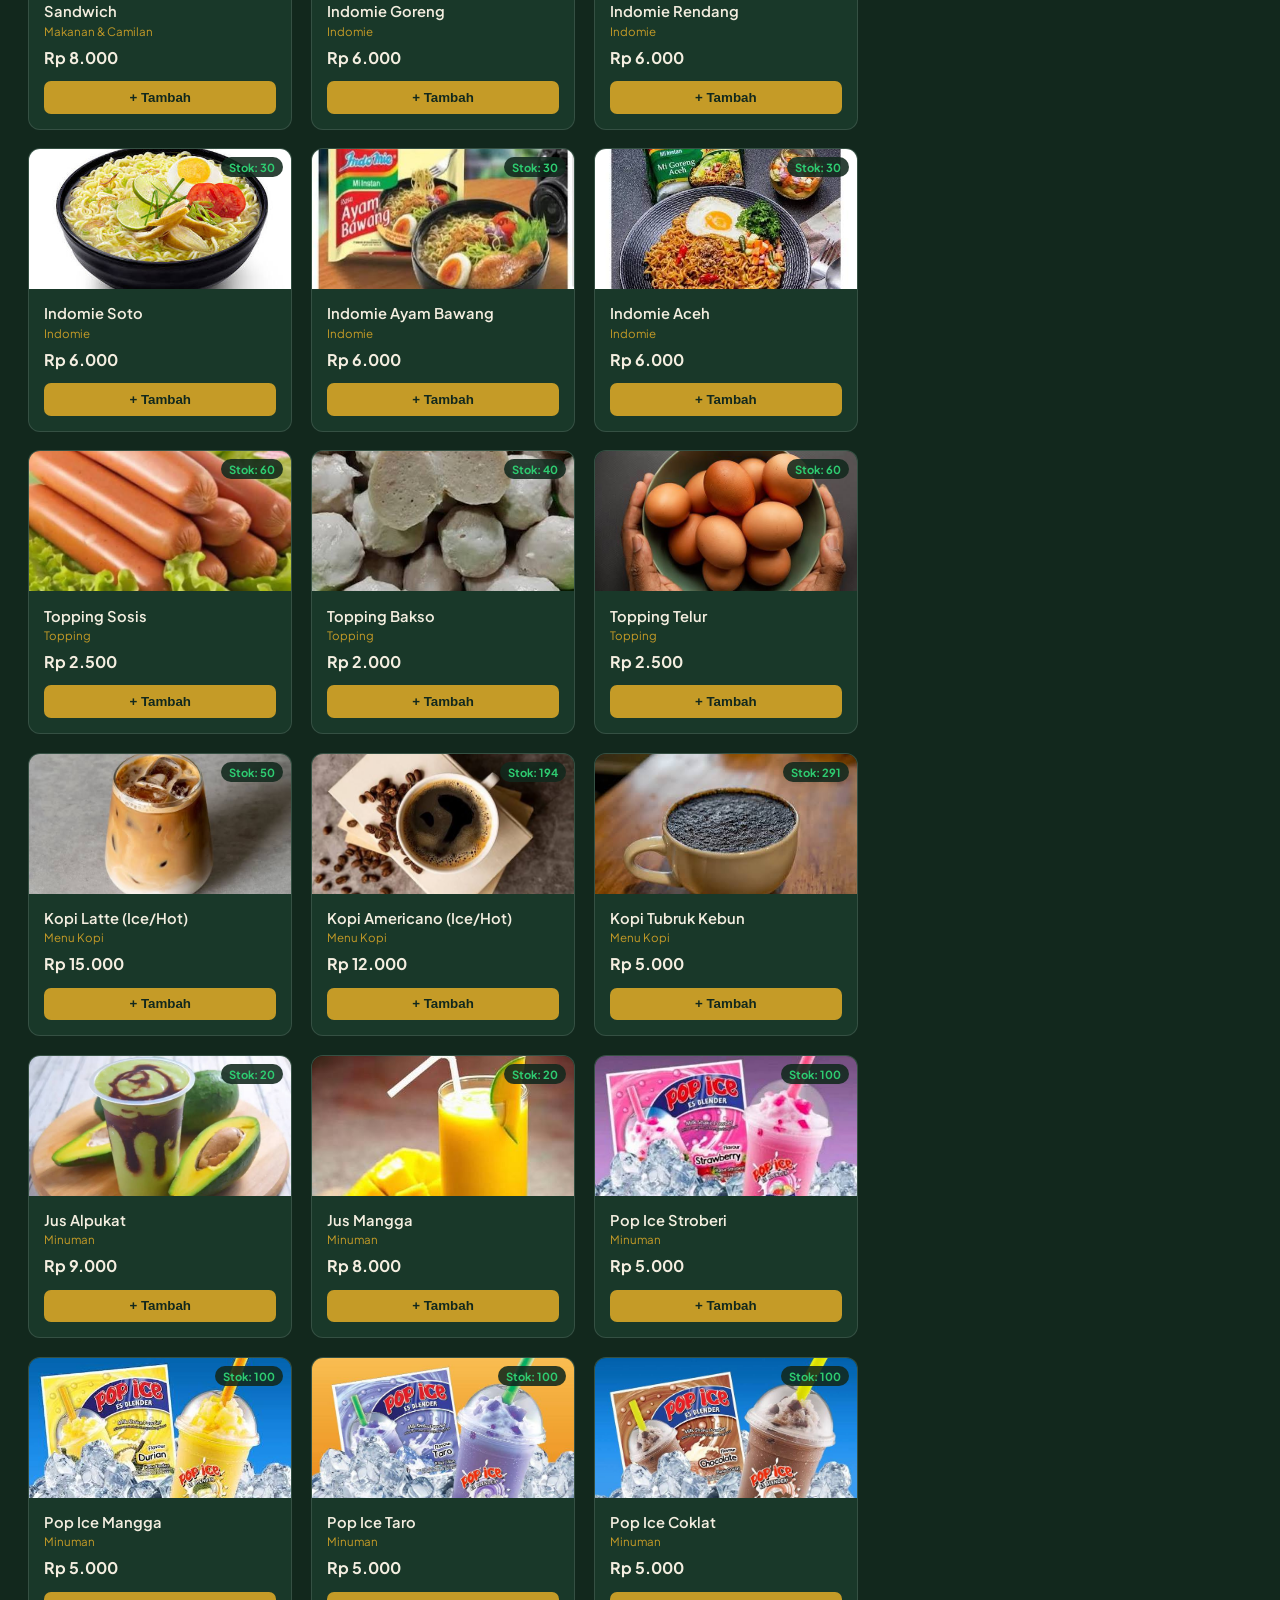
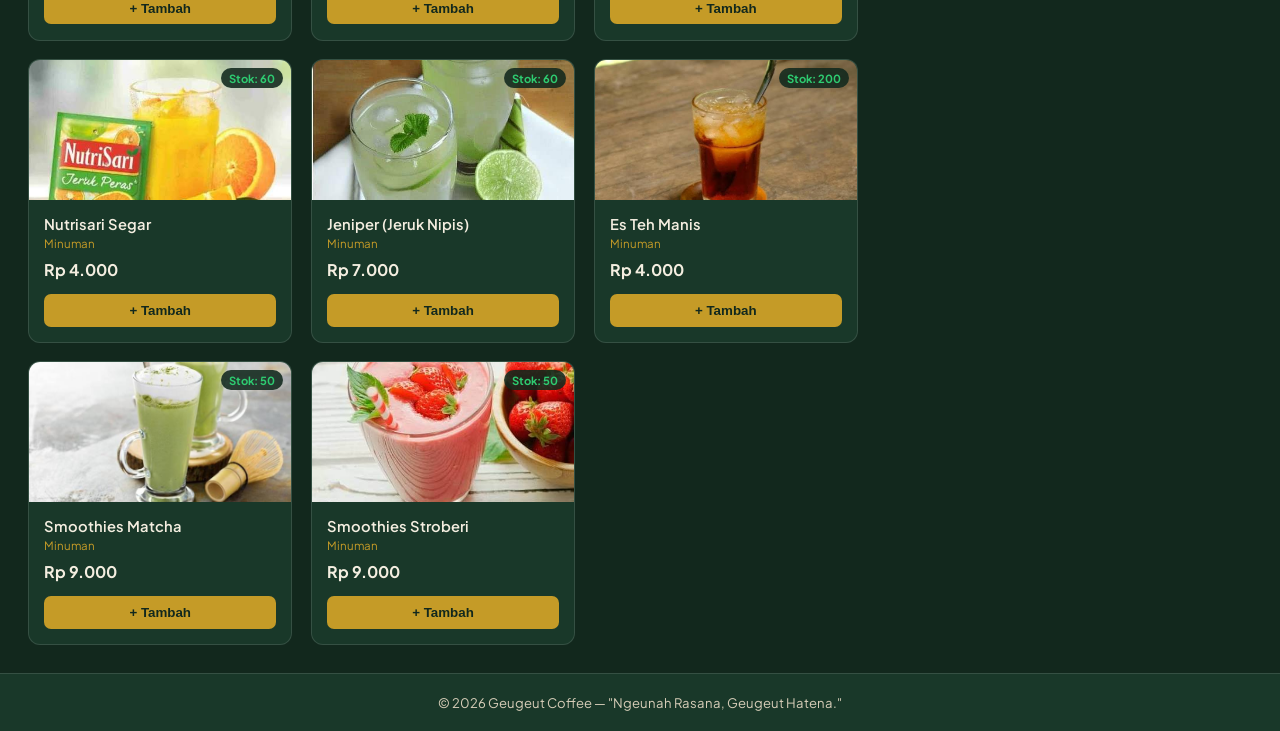
<file: pos.html>
<!DOCTYPE html>
<html lang="id">
<head>
  <meta charset="UTF-8">
  <meta name="viewport" content="width=device-width, initial-scale=1.0">
  <title>Kasir POS - Geugeut Coffee</title>
  <link href="https://fonts.googleapis.com/css2?family=Playfair+Display:ital,wght@0,600;0,800;1,400&family=Plus+Jakarta+Sans:wght@400;500;600;700&display=swap" rel="stylesheet">
  <link rel="stylesheet" href="https://cdnjs.cloudflare.com/ajax/libs/font-awesome/6.4.0/css/all.min.css">
  <link rel="stylesheet" href="style.css">
</head>
<body>

  <header class="faizal_app-header">
    <div class="faizal_brand-wrapper">
      <div class="faizal_logo-box"><i class="fa-solid fa-mug-hot"></i></div>
      <div>
        <h1 class="faizal_brand-title">GEUGEUT COFFEE</h1>
        <p class="faizal_brand-tagline">"Ngeunah Rasana, Geugeut Hatena."</p>
      </div>
    </div>
    <nav class="faizal_nav-tabs">
      <a href="index.html" class="faizal_nav-link"><i class="fa-solid fa-house"></i> Home</a>
      <a href="about.html" class="faizal_nav-link"><i class="fa-solid fa-circle-info"></i> Tentang</a>
      <a href="order.html" class="faizal_nav-link"><i class="fa-solid fa-mobile-screen"></i> Order</a>
      <a href="pos.html" class="faizal_nav-link active"><i class="fa-solid fa-cash-register"></i> Kasir</a>
      <a href="inventory.html" class="faizal_nav-link"><i class="fa-solid fa-boxes-stacked"></i> Stok</a>
      <a href="reports.html" class="faizal_nav-link"><i class="fa-solid fa-chart-line"></i> Laporan</a>
      <a href="contact.html" class="faizal_nav-link"><i class="fa-solid fa-envelope"></i> Kontak</a>
    </nav>
  </header>

  <main class="faizal_app-container">
    <div class="faizal_section-header">
      <h2><i class="fa-solid fa-cash-register"></i> Terminal Kasir Digital</h2>
      <span class="faizal_sub-label">Proses pembayaran & cetak struk otomatis</span>
    </div>

    <div class="faizal_view-layout">
      <div>
        <div class="faizal_filter-bar">
          <div class="faizal_cat-pill-group">
            <button class="faizal_cat-pill active" data-cat="All">Semua</button>
            <button class="faizal_cat-pill" data-cat="Makanan & Camilan">Makanan</button>
            <button class="faizal_cat-pill" data-cat="Indomie">Indomie</button>
            <button class="faizal_cat-pill" data-cat="Topping">Topping</button>
            <button class="faizal_cat-pill" data-cat="Menu Kopi">Kopi</button>
            <button class="faizal_cat-pill" data-cat="Minuman">Minuman</button>
          </div>
          <div class="faizal_search-input-wrapper">
            <i class="fa-solid fa-magnifying-glass faizal_search-icon"></i>
            <input type="text" id="searchInput" placeholder="Cari menu..." onkeyup="faizal_handleSearch()">
          </div>
        </div>
        <div class="faizal_product-grid" id="products-grid"></div>
      </div>

      <aside class="faizal_cart-sidebar">
        <div class="faizal_cart-box">
          <div class="faizal_cart-head">
            <h3><i class="fa-solid fa-receipt"></i> Rincian Tagihan</h3>
            <button class="faizal_btn-text-danger" onclick="faizal_resetCart()"><i class="fa-solid fa-trash-can"></i> Reset</button>
          </div>
          <div class="faizal_cart-body-items" id="cart-list"></div>
          <div class="faizal_cart-footer">
            <div class="faizal_fee-row"><span>Subtotal</span><strong id="val-subtotal">Rp 0</strong></div>
            <div class="faizal_fee-row"><span>Pajak (PB1 10%)</span><span id="val-tax">Rp 0</span></div>
            <div class="faizal_fee-row faizal_total-row"><span>Total</span><strong id="val-total">Rp 0</strong></div>

            <div class="faizal_form-group" style="margin-top:0.75rem;">
              <label for="posPaymentMethod">Metode Pembayaran</label>
              <select id="posPaymentMethod" class="faizal_form-control">
                <option value="Tunai">Tunai / Cash</option>
                <option value="QRIS">QRIS / Digital Wallet</option>
              </select>
            </div>

            <button class="faizal_btn-checkout faizal_btn-success" onclick="faizal_checkout('POS')">
              <i class="fa-solid fa-print"></i> Bayar & Cetak Struk
            </button>
          </div>
        </div>
      </aside>
    </div>
  </main>

  <!-- MODAL STRUK -->
  <div class="faizal_modal-backdrop" id="receiptModal">
    <div class="faizal_modal-card">
      <div style="text-align:center;">
        <h2 style="font-size:1.15rem;">GEUGEUT COFFEE</h2>
        <p style="font-size:0.7rem;">"Ngeunah Rasana, Geugeut Hatena."</p>
        <span style="display:block;margin:0.35rem 0;">----------------------------------</span>
      </div>
      <div id="receiptMeta" style="font-size:0.8rem;"></div>
      <span style="display:block;margin:0.35rem 0;">----------------------------------</span>
      <div id="receiptItems"></div>
      <span style="display:block;margin:0.35rem 0;">----------------------------------</span>
      <div style="display:flex;justify-content:space-between;font-size:0.9rem;"><span>TOTAL:</span><strong id="receiptTotalVal">Rp 0</strong></div>
      <div style="display:flex;justify-content:space-between;font-size:0.85rem;"><span>Metode:</span><span id="receiptMethodVal">Tunai</span></div>
      <span style="display:block;margin:0.35rem 0;">----------------------------------</span>
      <p style="text-align:center;font-size:0.75rem;">Terima Kasih Atas Kunjungan Anda!</p>
      <button onclick="faizal_closeModal()" style="width:100%;margin-top:1rem;padding:0.6rem;background:#222;color:#fff;border:none;border-radius:4px;cursor:pointer;">Tutup Struk</button>
    </div>
  </div>

  <footer class="faizal_app-footer">
    &copy; 2026 Geugeut Coffee — "Ngeunah Rasana, Geugeut Hatena."
  </footer>

  <script src="script.js"></script>
</body>
</html>
</file>
<file: style.css>
/* ==========================================================================
   FAIZAL_STYLESHEET: GEUGEUT COFFEE 
   ========================================================================== */

:root {
  --bg-dark: #12281d;
  --bg-surface: #193829;
  --bg-card: #214734;
  --accent-gold: #c59b27;
  --accent-gold-hover: #b0891e;
  --accent-cream: #f4eee0;
  --accent-cream-muted: #d8ceb9;
  --border-color: rgba(255, 255, 255, 0.12);
  --status-green: #2ecc71;
  --status-yellow: #f1c40f;
  --status-red: #e74c3c;
  --font-heading: 'Playfair Display', Georgia, serif;
  --font-body: 'Plus Jakarta Sans', system-ui, sans-serif;
}

* { box-sizing: border-box; margin: 0; padding: 0; }

body {
  background-color: var(--bg-dark);
  color: var(--accent-cream);
  font-family: var(--font-body);
  min-height: 100vh;
  display: flex;
  flex-direction: column;
}

/* HEADER & NAVIGASI 7 HALAMAN */
.faizal_app-header {
  background-color: var(--bg-surface);
  border-bottom: 2px solid var(--accent-gold);
  padding: 0.85rem 1.75rem;
  display: flex;
  justify-content: space-between;
  align-items: center;
  flex-wrap: wrap;
  gap: 1rem;
  position: sticky;
  top: 0;
  z-index: 90;
  box-shadow: 0 4px 15px rgba(0,0,0,0.3);
}

.faizal_brand-wrapper { display: flex; align-items: center; gap: 0.85rem; }

.faizal_logo-box {
  width: 44px; height: 44px;
  background: var(--accent-gold); color: var(--bg-dark);
  border-radius: 10px;
  display: flex; align-items: center; justify-content: center;
  font-size: 1.4rem;
}

.faizal_brand-title { font-family: var(--font-heading); font-size: 1.35rem; color: var(--accent-cream); line-height: 1.1; }
.faizal_brand-tagline { font-size: 0.75rem; color: var(--accent-gold); font-style: italic; }

.faizal_nav-tabs {
  display: flex; flex-wrap: wrap;
  background: var(--bg-dark);
  padding: 4px; border-radius: 10px;
  border: 1px solid var(--border-color);
  gap: 4px;
}

.faizal_nav-link {
  text-decoration: none;
  color: var(--accent-cream-muted);
  padding: 0.45rem 0.9rem;
  border-radius: 7px;
  font-size: 0.82rem; font-weight: 600;
  display: flex; align-items: center; gap: 0.4rem;
  transition: all 0.2s ease;
}

.faizal_nav-link.active { background: var(--accent-gold); color: var(--bg-dark); }
.faizal_nav-link:hover:not(.active) { background: rgba(255,255,255,0.06); color: var(--accent-cream); }

/* MAIN CONTAINER */
.faizal_app-container {
  flex: 1; max-width: 1380px; width: 100%;
  margin: 0 auto; padding: 1.75rem;
}

.faizal_section-header { margin-bottom: 1.5rem; }
.faizal_section-header h2 { font-family: var(--font-heading); font-size: 1.65rem; color: var(--accent-gold); display: flex; align-items: center; gap: 0.6rem; }
.faizal_sub-label { font-size: 0.85rem; color: var(--accent-cream-muted); }

/* HERO BANNER (INDEX.HTML) */
.faizal_hero-banner {
  background: linear-gradient(135deg, var(--bg-surface) 0%, var(--bg-card) 100%);
  border: 1px solid var(--accent-gold);
  border-radius: 16px;
  padding: 3rem 2.5rem;
  text-align: center;
  margin-bottom: 2rem;
}

.faizal_hero-banner h1 { font-family: var(--font-heading); font-size: 2.4rem; color: var(--accent-cream); margin-bottom: 0.75rem; }
.faizal_hero-banner p { max-width: 650px; margin: 0 auto 1.5rem auto; color: var(--accent-cream-muted); line-height: 1.6; }

.faizal_hero-actions { display: flex; justify-content: center; gap: 1rem; flex-wrap: wrap; }
.faizal_btn-primary {
  background: var(--accent-gold); color: var(--bg-dark);
  text-decoration: none; padding: 0.75rem 1.5rem;
  border-radius: 8px; font-weight: 700; display: inline-flex; align-items: center; gap: 0.5rem;
}
.faizal_btn-outline {
  border: 1px solid var(--accent-gold); color: var(--accent-gold);
  text-decoration: none; padding: 0.75rem 1.5rem;
  border-radius: 8px; font-weight: 600; display: inline-flex; align-items: center; gap: 0.5rem;
}

/* GRID & CARDS */
.faizal_view-layout { display: grid; grid-template-columns: 1fr 370px; gap: 1.5rem; }
@media (max-width: 960px) { .faizal_view-layout { grid-template-columns: 1fr; } }

.faizal_filter-bar { display: flex; justify-content: space-between; align-items: center; gap: 1rem; flex-wrap: wrap; margin-bottom: 1.25rem; }
.faizal_cat-pill-group { display: flex; gap: 0.5rem; overflow-x: auto; padding-bottom: 4px; }
.faizal_cat-pill {
  background: var(--bg-surface); border: 1px solid var(--border-color);
  color: var(--accent-cream-muted); padding: 0.45rem 0.95rem;
  border-radius: 20px; font-size: 0.82rem; cursor: pointer; white-space: nowrap;
}
.faizal_cat-pill.active, .faizal_cat-pill:hover { background: var(--accent-gold); color: var(--bg-dark); font-weight: 600; }

.faizal_search-input-wrapper { position: relative; min-width: 230px; }
.faizal_search-input-wrapper input {
  width: 100%; background: var(--bg-surface); border: 1px solid var(--border-color);
  padding: 0.5rem 1rem 0.5rem 2.3rem; border-radius: 20px; color: var(--accent-cream); outline: none;
}
.faizal_search-icon { position: absolute; left: 0.85rem; top: 50%; transform: translateY(-50%); color: var(--accent-cream-muted); }

.faizal_product-grid { display: grid; grid-template-columns: repeat(auto-fill, minmax(200px, 1fr)); gap: 1.15rem; }
.faizal_prod-card {
  background: var(--bg-surface); border: 1px solid var(--border-color);
  border-radius: 12px; overflow: hidden; display: flex; flex-direction: column;
}
.faizal_prod-img-frame { width: 100%; height: 140px; position: relative; background: var(--bg-dark); }
.faizal_prod-img-frame img { width: 100%; height: 100%; object-fit: cover; }
.faizal_badge-portion {
  position: absolute; top: 8px; right: 8px; padding: 3px 8px; border-radius: 12px;
  font-size: 0.7rem; font-weight: 700; background: rgba(18, 40, 29, 0.88);
}
.faizal_prod-info { padding: 0.95rem; display: flex; flex-direction: column; flex: 1; }
.faizal_prod-title { font-size: 0.92rem; font-weight: 600; margin-bottom: 0.2rem; }
.faizal_prod-category-tag { font-size: 0.72rem; color: var(--accent-gold); margin-bottom: 0.5rem; }
.faizal_prod-price { font-weight: 700; font-size: 1rem; margin-bottom: 0.85rem; }

.faizal_btn-add-item {
  margin-top: auto; background: var(--accent-gold); color: var(--bg-dark);
  border: none; padding: 0.55rem; border-radius: 7px; font-weight: 700; cursor: pointer;
}
.faizal_btn-add-item:disabled { background: rgba(255,255,255,0.1); color: var(--accent-cream-muted); cursor: not-allowed; }

/* CART & FORMS */
.faizal_cart-box, .faizal_card-panel {
  background: var(--bg-surface); border: 1px solid var(--border-color);
  border-radius: 14px; padding: 1.35rem;
}
.faizal_cart-head { display: flex; justify-content: space-between; align-items: center; padding-bottom: 0.85rem; border-bottom: 1px solid var(--border-color); }
.faizal_cart-count-badge { background: var(--accent-gold); color: var(--bg-dark); padding: 2px 8px; border-radius: 10px; font-size: 0.75rem; font-weight: 700; }
.faizal_cart-body-items { max-height: 300px; overflow-y: auto; margin: 1rem 0; display: flex; flex-direction: column; gap: 0.7rem; }
.faizal_cart-row { display: flex; justify-content: space-between; align-items: center; background: var(--bg-dark); padding: 0.65rem 0.85rem; border-radius: 8px; }
.faizal_btn-qty-step { background: var(--bg-surface); border: 1px solid var(--border-color); color: var(--accent-cream); width: 24px; height: 24px; border-radius: 4px; cursor: pointer; }
.faizal_cart-footer { border-top: 1px solid var(--border-color); padding-top: 0.85rem; display: flex; flex-direction: column; gap: 0.45rem; font-size: 0.85rem; }
.faizal_fee-row { display: flex; justify-content: space-between; }
.faizal_total-row { font-size: 1.05rem; color: var(--accent-gold); margin-top: 0.4rem; }

.faizal_btn-checkout {
  margin-top: 1rem; width: 100%; padding: 0.75rem;
  background: var(--accent-gold); color: var(--bg-dark);
  border: none; border-radius: 8px; font-weight: 700; cursor: pointer;
}
.faizal_btn-checkout.faizal_btn-success { background: var(--status-green); color: #fff; }
.faizal_btn-text-danger { background: none; border: none; color: var(--status-red); cursor: pointer; font-size: 0.8rem; }

/* FORM KONTAK & INPUTS */
.faizal_form-group { margin-bottom: 1rem; }
.faizal_form-group label { display: block; font-size: 0.85rem; margin-bottom: 0.4rem; color: var(--accent-gold); }
.faizal_form-control {
  width: 100%; padding: 0.7rem 0.9rem;
  background: var(--bg-dark); border: 1px solid var(--border-color);
  border-radius: 8px; color: var(--accent-cream); font-family: inherit; outline: none;
}
.faizal_form-control:focus { border-color: var(--accent-gold); }

/* TABLE & REPORTS */
.faizal_table-responsive { overflow-x: auto; margin-top: 1rem; }
.faizal_data-table { width: 100%; border-collapse: collapse; text-align: left; font-size: 0.88rem; }
.faizal_data-table th, .faizal_data-table td { padding: 0.8rem 1rem; border-bottom: 1px solid var(--border-color); }
.faizal_data-table th { background: var(--bg-dark); color: var(--accent-gold); }

.faizal_pill-status { padding: 3px 10px; border-radius: 12px; font-size: 0.73rem; font-weight: 700; }
.faizal_pill-status.aman { background: rgba(46, 204, 113, 0.2); color: var(--status-green); }
.faizal_pill-status.menipis { background: rgba(241, 196, 15, 0.2); color: var(--status-yellow); }
.faizal_pill-status.habis { background: rgba(231, 76, 60, 0.2); color: var(--status-red); }
.faizal_btn-refill { background: var(--accent-gold); color: var(--bg-dark); border: none; padding: 0.35rem 0.75rem; border-radius: 6px; font-weight: 700; cursor: pointer; }

.faizal_metrics-row { display: grid; grid-template-columns: repeat(auto-fit, minmax(220px, 1fr)); gap: 1.25rem; margin-bottom: 1.5rem; }
.faizal_stat-card { background: var(--bg-surface); border: 1px solid var(--border-color); border-radius: 12px; padding: 1.25rem; display: flex; align-items: center; gap: 1rem; }
.faizal_stat-icon { width: 48px; height: 48px; border-radius: 10px; display: flex; align-items: center; justify-content: center; font-size: 1.4rem; background: rgba(197, 155, 39, 0.15); color: var(--accent-gold); }

/* MODAL STRUK */
.faizal_modal-backdrop { position: fixed; inset: 0; background: rgba(0,0,0,0.75); display: none; align-items: center; justify-content: center; z-index: 999; }
.faizal_modal-backdrop.active { display: flex; }
.faizal_modal-card { background: #fff; color: #111; width: 320px; padding: 1.5rem; border-radius: 6px; font-family: 'Courier New', monospace; }

/* FOOTER */
.faizal_app-footer {
  background: var(--bg-surface); border-top: 1px solid var(--border-color);
  text-align: center; padding: 1.25rem; font-size: 0.82rem; color: var(--accent-cream-muted);
}
</file>
